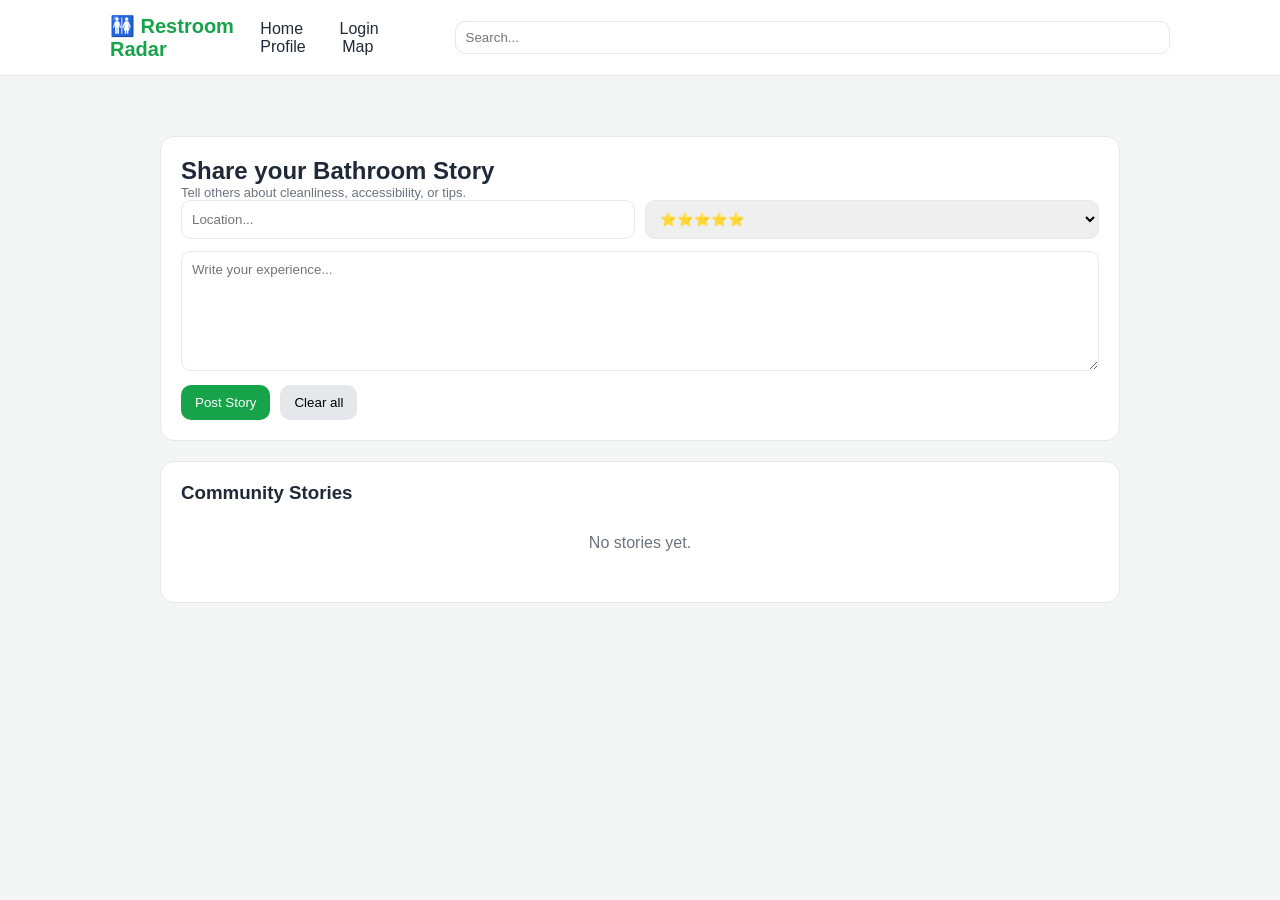
<file: bathroomstories.html>
<!doctype html>
<html lang="en">
<head>
<meta charset="utf-8" />
<meta name="viewport" content="width=device-width,initial-scale=1" />
<title>Bathroom Stories — Restroom Radar</title>

<style>
:root{
  --green:#16a34a;
  --green-dark:#15803d;
  --bg:#f4f6f5;
  --card:#ffffff;
  --text:#1f2937;
  --muted:#6b7280;
  --border:#e5e7eb;
}

*{
  margin:0;
  padding:0;
  box-sizing:border-box;
  font-family:Arial, Helvetica, sans-serif;
}

body{
  background:var(--bg);
  color:var(--text);
}

.topbar{
  background:white;
  border-bottom:1px solid var(--border);
  position:sticky;
  top:0;
  z-index:1000;
}

.navbar{
  max-width:1100px;
  margin:auto;
  display:flex;
  justify-content:space-between;
  align-items:center;
  padding:14px 20px;
  gap:10px;
}

.brand{
  color:var(--green);
  font-weight:bold;
  font-size:20px;
}

nav a{
  margin:0 6px;
  text-decoration:none;
  color:var(--text);
  padding:8px 10px;
  border-radius:8px;
}

nav a:hover{
  background:var(--green);
  color:white;
}

.search-input{
  padding:8px 10px;
  border-radius:10px;
  border:1px solid var(--border);
  outline:none;
}

/* PAGE */
.stories-root{
  max-width:1000px;
  margin:40px auto;
  padding:20px;
}

/* CARDS */
.story-form,
.stories-list{
  background:var(--card);
  border:1px solid var(--border);
  padding:20px;
  border-radius:14px;
  margin-bottom:20px;
}

/* INPUTS */
.input-row{
  display:flex;
  gap:10px;
  margin-bottom:12px;
}

input,select,textarea{
  width:100%;
  padding:10px;
  border-radius:10px;
  border:1px solid var(--border);
  outline:none;
}

textarea{
  min-height:120px;
  resize:vertical;
}


.btn-primary{
  background:var(--green);
  color:white;
  border:none;
  padding:10px 14px;
  border-radius:10px;
  cursor:pointer;
}

.btn-primary:hover{
  background:var(--green-dark);
}

.btn-secondary{
  background:#e5e7eb;
  border:none;
  padding:10px 14px;
  border-radius:10px;
  cursor:pointer;
}

.btn-secondary:hover{
  background:#d1d5db;
}

.btn-row{
  display:flex;
  gap:10px;
  align-items:center;
  margin-top:10px;
  flex-wrap:wrap;
}

.story-row{
  border-bottom:1px solid var(--border);
  padding:14px 0;
}

.story-meta{
  display:flex;
  justify-content:space-between;
  gap:10px;
}

.story-row p{
  margin-top:8px;
  line-height:1.5;
}

.muted{ color:var(--muted); font-size:13px; }
.small{ font-size:13px; }

.stories-empty{
  text-align:center;
  padding:30px;
  color:var(--muted);
}

</style>
</head>

<body>

<header class="topbar">
  <div class="navbar">
    <h1 class="brand">🚻 Restroom Radar</h1>

    <nav>
      <a href="index.html">Home</a>
      <a href="login.html">Login</a>
      <a href="profile.html">Profile</a>
      <a href="map.html">Map</a>
    </nav>

    <input class="search-input" placeholder="Search..." />
  </div>
</header>

<main class="stories-root">

<section class="story-form">
  <h2>Share your Bathroom Story</h2>
  <p class="muted">Tell others about cleanliness, accessibility, or tips.</p>

  <div class="input-row">
    <input id="story-location" placeholder="Location..." />
    <select id="story-rating">
      <option value="5">⭐⭐⭐⭐⭐</option>
      <option value="4">⭐⭐⭐⭐</option>
      <option value="3">⭐⭐⭐</option>
      <option value="2">⭐⭐</option>
      <option value="1">⭐</option>
    </select>
  </div>

  <textarea id="story-text" placeholder="Write your experience..."></textarea>

  <div class="btn-row">
    <button id="post-story" class="btn-primary">Post Story</button>
    <button id="clear-stories" class="btn-secondary">Clear all</button>
    <div id="stories-msg" class="small muted"></div>
  </div>
</section>

<section class="stories-list">
  <h3>Community Stories</h3>
  <div id="stories-container">
    <div class="muted">Loading stories...</div>
  </div>
</section>

</main>

<script>
(function(){

const STORAGE_KEY = "bathroomStories:v2";

const postBtn = document.getElementById("post-story");
const clearBtn = document.getElementById("clear-stories");
const container = document.getElementById("stories-container");
const locEl = document.getElementById("story-location");
const txtEl = document.getElementById("story-text");
const ratingEl = document.getElementById("story-rating");
const msg = document.getElementById("stories-msg");
const search = document.querySelector(".search-input");

/* USER */
const user = JSON.parse(sessionStorage.getItem("user")) || { username:"Guest" };

/* LOAD */
function load(){
  return JSON.parse(localStorage.getItem(STORAGE_KEY) || "[]");
}

/* SAVE */
function save(data){
  localStorage.setItem(STORAGE_KEY, JSON.stringify(data));
}

/* SANITIZE */
function clean(s){
  return String(s).replace(/</g,"&lt;").replace(/>/g,"&gt;");
}

/* TIME */
function timeAgo(t){
  const s = Math.floor((Date.now()-t)/1000);
  const m = s/60, h=m/60, d=h/24;
  if(d>1) return Math.floor(d)+"d ago";
  if(h>1) return Math.floor(h)+"h ago";
  if(m>1) return Math.floor(m)+"m ago";
  return "just now";
}

/* RENDER */
function render(filter=""){
  const data = load();

  const filtered = data.filter(x =>
    x.text.toLowerCase().includes(filter.toLowerCase()) ||
    x.location.toLowerCase().includes(filter.toLowerCase())
  );

  container.innerHTML = "";

  if(!filtered.length){
    container.innerHTML = `<div class="stories-empty">No stories yet.</div>`;
    return;
  }

  filtered.slice().reverse().forEach(story=>{
    const el = document.createElement("div");
    el.className = "story-row";

    el.innerHTML = `
      <div class="story-meta">
        <div>
          <strong>${clean(story.location)}</strong>
          <div class="muted">
            by ${clean(story.user)} • ${timeAgo(story.when)}
          </div>
        </div>
        <div class="small">${"⭐".repeat(story.rating)}</div>
      </div>

      <p>${clean(story.text)}</p>

      <div style="margin-top:10px;display:flex;gap:10px;">
        <button class="btn-secondary like">❤️ ${story.likes||0}</button>
        <button class="btn-secondary del">Delete</button>
      </div>
    `;

    /* LIKE */
    el.querySelector(".like").onclick = () => {
      const all = load();
      const item = all.find(x=>x.id===story.id);
      if(item){
        item.likes = (item.likes||0)+1;
        save(all);
        render(search.value);
      }
    };

    /* DELETE */
    el.querySelector(".del").onclick = () => {
      const all = load().filter(x=>x.id!==story.id);
      save(all);
      render(search.value);
    };

    container.appendChild(el);
  });
}

/* POST */
postBtn.onclick = () => {

  const text = txtEl.value.trim();

  if(!text) return msg.textContent="Write something first";

  const all = load();

  all.push({
    id:Date.now(),
    user:user.username,
    location:locEl.value || "Unknown",
    text,
    rating:parseInt(ratingEl.value),
    likes:0,
    when:Date.now()
  });

  save(all);

  txtEl.value="";
  locEl.value="";
  ratingEl.value="5";

  msg.textContent="Posted!";
  setTimeout(()=>msg.textContent="",1500);

  render(search.value);
};

/* CLEAR ALL */
clearBtn.onclick = () => {
  if(!confirm("Clear all stories?")) return;

  localStorage.removeItem(STORAGE_KEY);

  msg.textContent="All cleared!";
  setTimeout(()=>msg.textContent="",1500);

  render();
};

/* SEARCH */
search.oninput = () => render(search.value);

render();

})();
</script>

</body>
</html>
</file>
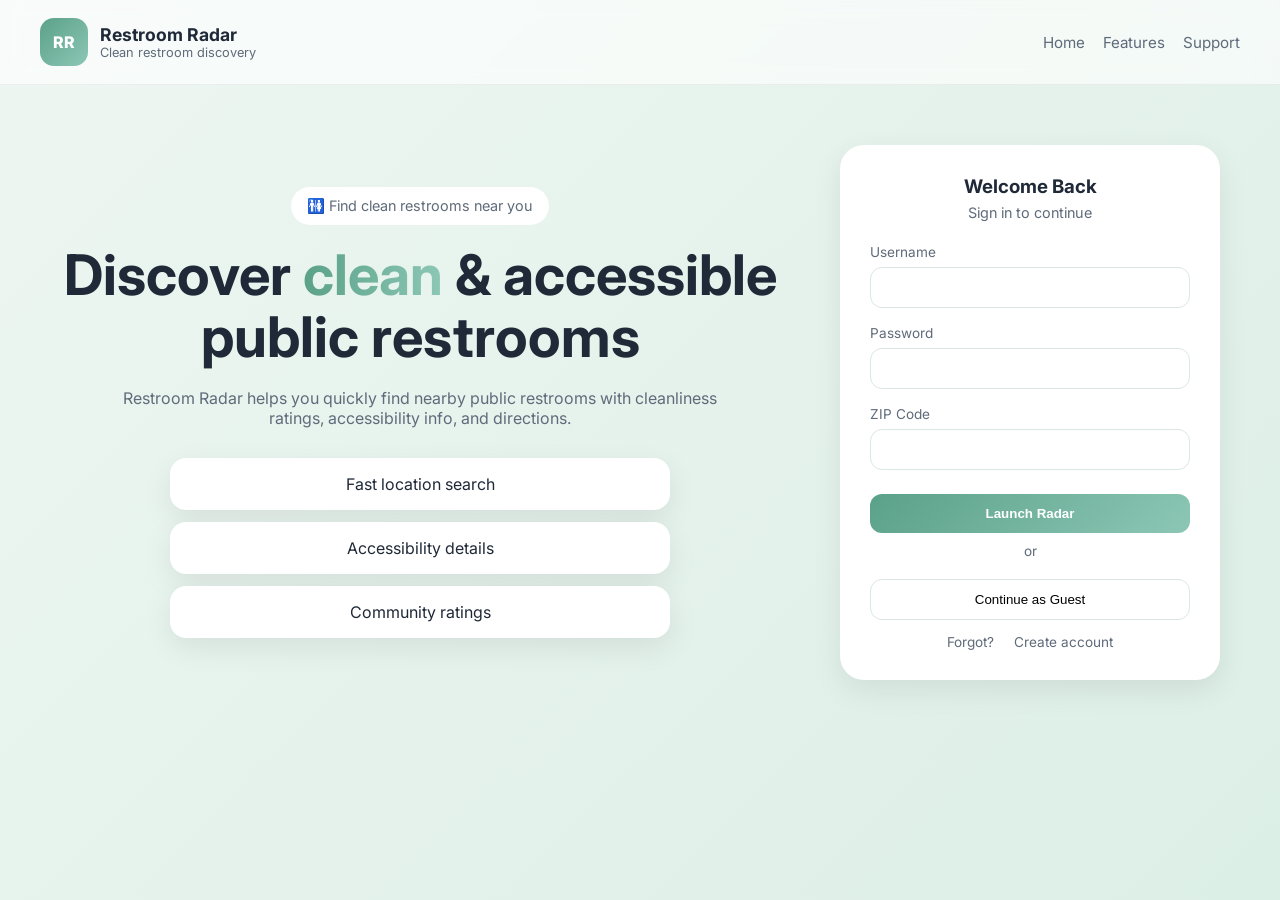
<file: details.html>
<!DOCTYPE html>
<html lang="en">
<head>
  <meta charset="utf-8">
  <title>Details - Restroom Radar</title>
  <link rel="stylesheet" href="style.css">
</head>
<body>
  <header class="container navbar">
    <h1>Details</h1>
    <a href="index.html"> <--Back</a>
  </header>

  <main class="container" style="padding-top:20px;">
    <div id="details-card" class="card" style="max-width:800px;">
      <img id="details-img" src="" alt="" style="width:100%;height:280px;object-fit:cover;border-radius:12px;margin-bottom:12px;display:none;">
      <h2 id="details-title">Loading...</h2>
      <p id="details-info"></p>
      <p id="details-description" style="margin-top:12px;color:#444;"></p>
    </div>
  </main>

  <script src="app.js"></script>
</body>
</html>
</file>
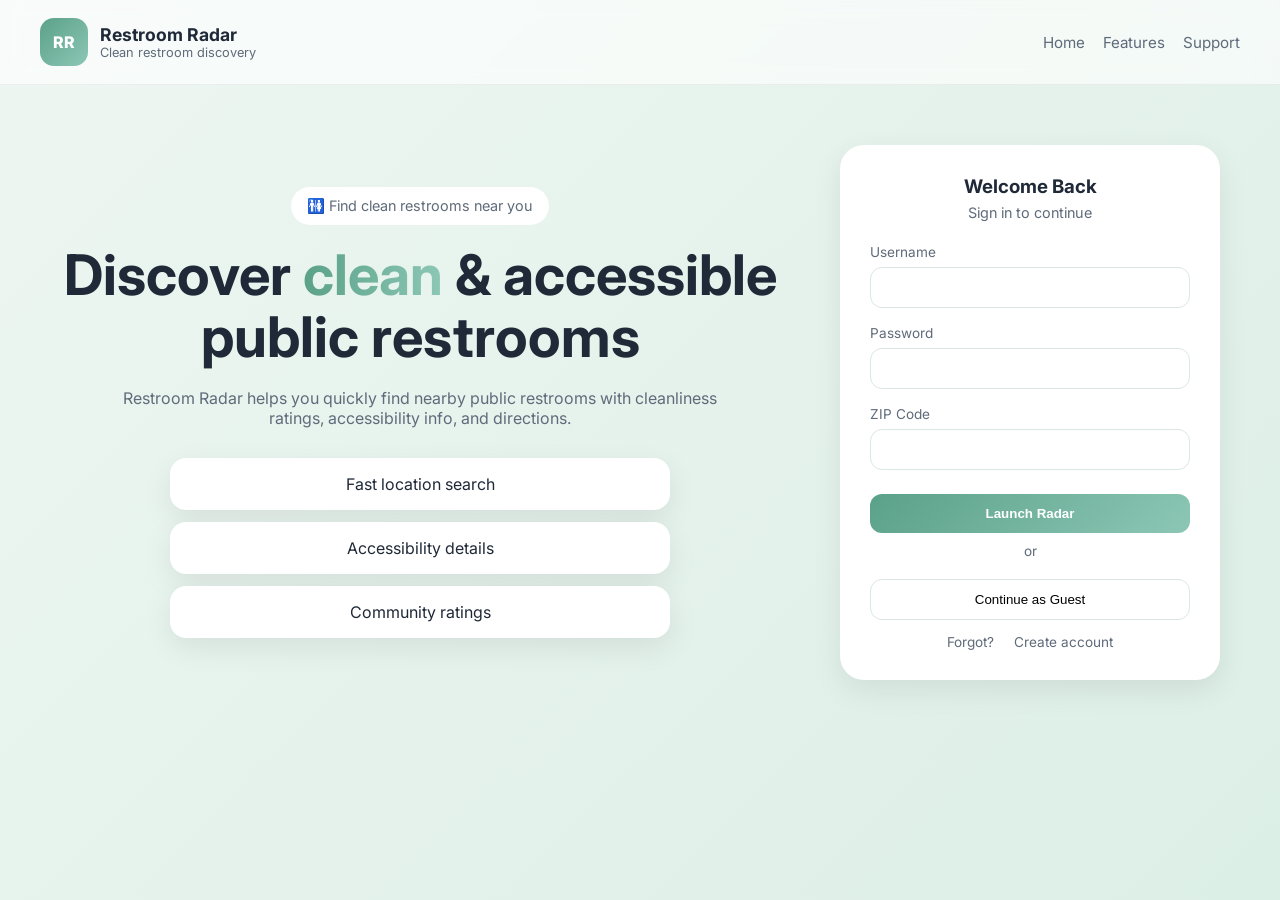
<file: login.html>
<!doctype html>
<html lang="en">
<head>
<meta charset="utf-8" />
<meta name="viewport" content="width=device-width,initial-scale=1" />

<title>Restroom Radar — Login</title>

<link href="https://fonts.googleapis.com/css2?family=Inter:wght@300;400;500;600;700;800&display=swap" rel="stylesheet">

<style>

/* =======================
   BASE + THEME
======================= */

:root{
  --bg1:#eef6f2;
  --bg2:#dcefe6;

  --text:#1f2937;
  --muted:#5f6b7a;

  --accent:#5ba189;
  --accent2:#8cc7b5;

  --shadow:0 10px 30px rgba(0,0,0,0.08);
}

*{
  margin:0;
  padding:0;
  box-sizing:border-box;
}

body{
  font-family:'Inter',sans-serif;

  min-height:100vh;

  background:linear-gradient(135deg,var(--bg1),var(--bg2));

  color:var(--text);

  display:flex;
  flex-direction:column;
  align-items:center;
}

/* =======================
   HEADER
======================= */

header{
  width:100%;

  padding:18px 40px;

  display:flex;
  justify-content:space-between;
  align-items:center;

  background:rgba(255,255,255,0.6);
  backdrop-filter:blur(10px);

  border-bottom:1px solid rgba(0,0,0,0.05);
}

.brand{
  display:flex;
  align-items:center;
  gap:12px;
}

.logo{
  width:48px;
  height:48px;

  border-radius:14px;

  background:linear-gradient(135deg,var(--accent),var(--accent2));

  display:flex;
  align-items:center;
  justify-content:center;

  color:white;
  font-weight:800;
}

.brand h1{
  font-size:1.1rem;
}

.brand p{
  font-size:.8rem;
  color:var(--muted);
}

nav{
  display:flex;
  gap:18px;
}

nav a{
  text-decoration:none;
  color:var(--muted);
  font-size:.95rem;
}

nav a:hover{
  color:var(--text);
}

/* =======================
   MAIN LAYOUT
======================= */

.wrapper{
  width:100%;
  max-width:1200px;

  display:grid;
  grid-template-columns:1fr 380px;

  gap:60px;

  padding:60px 20px;

  align-items:center;
}

/* =======================
   HERO (CENTERED)
======================= */

.hero{
  display:flex;
  flex-direction:column;
  align-items:center;
  text-align:center;
}

.badge{
  background:white;
  padding:10px 16px;

  border-radius:999px;

  font-size:.9rem;

  color:var(--muted);

  margin-bottom:20px;
}

.hero h2{
  font-size:3.5rem;
  line-height:1.1;

  margin-bottom:20px;

  text-align:center;
}

.hero p{
  color:var(--muted);

  max-width:600px;

  margin-bottom:30px;

  text-align:center;
}

.gradient{
  background:linear-gradient(to right,var(--accent),var(--accent2));

  -webkit-background-clip:text;
  -webkit-text-fill-color:transparent;
}

/* =======================
   FEATURES
======================= */

.features{
  display:grid;
  grid-template-columns:1fr;
  gap:12px;

  width:100%;
  max-width:500px;
}

.feature{
  background:white;

  padding:16px;

  border-radius:16px;

  box-shadow:var(--shadow);

  text-align:center;
}

/* =======================
   LOGIN CARD
======================= */

.login-container{
  display:flex;
  justify-content:center;
}

.login-card{
  width:100%;
  background:white;

  padding:30px;

  border-radius:24px;

  box-shadow:var(--shadow);

  text-align:center;
}

.login-card h3{
  margin-bottom:6px;
}

.login-sub{
  color:var(--muted);
  margin-bottom:20px;
  font-size:.9rem;
}

.form-group{
  margin-bottom:14px;
  text-align:left;
}

label{
  font-size:.85rem;
  color:var(--muted);
}

input{
  width:100%;
  padding:12px;

  margin-top:6px;

  border:1px solid #dbe7e2;

  border-radius:12px;
}

input:focus{
  outline:none;
  border-color:var(--accent);
}

.primary-btn{
  width:100%;
  padding:12px;

  border:none;

  border-radius:12px;

  background:linear-gradient(135deg,var(--accent),var(--accent2));

  color:white;

  font-weight:700;

  cursor:pointer;

  margin-top:10px;
}

.guest-btn{
  width:100%;
  padding:12px;

  margin-top:10px;

  border:1px solid #dbe7e2;

  background:white;

  border-radius:12px;

  cursor:pointer;
}

.divider{
  margin:10px 0;

  color:var(--muted);

  font-size:.85rem;
}

.bottom-links{
  margin-top:14px;

  display:flex;
  justify-content:center;

  gap:20px;
}

.bottom-links a{
  font-size:.85rem;
  color:var(--muted);
  text-decoration:none;
}

.bottom-links a:hover{
  color:var(--text);
}

/* =======================
   RESPONSIVE
======================= */

@media(max-width:900px){
  .wrapper{
    grid-template-columns:1fr;
    text-align:center;
  }

  .hero h2{
    font-size:2.6rem;
  }
}

</style>
</head>

<body>

<header>
  <div class="brand">
    <div class="logo">RR</div>
    <div>
      <h1>Restroom Radar</h1>
      <p>Clean restroom discovery</p>
    </div>
  </div>

  <nav>
    <a href="#">Home</a>
    <a href="#">Features</a>
    <a href="#">Support</a>

  </nav>
</header>

<main class="wrapper">

  <!-- HERO -->
  <section class="hero">

    <div class="badge">🚻 Find clean restrooms near you</div>

    <h2>
      Discover <span class="gradient">clean</span> & accessible public restrooms
    </h2>

    <p>
      Restroom Radar helps you quickly find nearby public restrooms with cleanliness ratings, accessibility info, and directions.
    </p>

    <div class="features">
      <div class="feature">Fast location search</div>
      <div class="feature">Accessibility details</div>
      <div class="feature">Community ratings</div>
    </div>

  </section>

  <!-- LOGIN -->
  <section class="login-container">

    <form class="login-card" id="login-form">

      <h3>Welcome Back</h3>
      <div class="login-sub">Sign in to continue</div>

      <div class="form-group">
        <label>Username</label>
        <input type="text" id="username">
      </div>

      <div class="form-group">
        <label>Password</label>
        <input type="password" id="password">
      </div>

      <div class="form-group">
        <label>ZIP Code</label>
        <input type="text" id="zipcode" maxlength="5">
      </div>

      <button class="primary-btn">Launch Radar</button>

      <div class="divider">or</div>

      <button class="guest-btn" id="guest-btn">Continue as Guest</button>

      <div class="bottom-links">
        <a href="#">Forgot?</a>
        <a href="#">Create account</a>
      </div>

    </form>

  </section>

</main>

<script>
document.getElementById("login-form").addEventListener("submit", function(e){
  e.preventDefault();

  const username = document.getElementById("username").value;
  const password = document.getElementById("password").value;
  const zipcode = document.getElementById("zipcode").value;

  if(!username || !password) return alert("Fill all fields");

  if(!/^[0-9]{5}$/.test(zipcode)) return alert("Invalid ZIP");

  sessionStorage.setItem("user", JSON.stringify({username, zipcode}));

  window.location.href = "index.html";
});

document.getElementById("guest-btn").addEventListener("click", function(e){
  e.preventDefault();

  sessionStorage.setItem("user", JSON.stringify({
    username:"guest",
    zipcode:"10001"
  }));

  window.location.href = "index.html";
});
</script>

</body>
</html>
</file>
<file: style.css>
body {
  margin: 0;
  font-family: 'Inter', sans-serif;
  --bg-start: #E6FFFA;
  --bg-end: #F7FFF3;
  --primary-1: #059669;
  --primary-2: #0EA5A2;
  --accent: #0F766E;
  --muted: #334155;
  --card-bg: #FFFFFF;
  background: linear-gradient(135deg,var(--bg-start),var(--bg-end));
}

.side-images {
  display: flex;
  flex-direction: row;
  gap: 12px;
  width: 200px;
}

.side-images img {
  width: 100%;
  border-radius: 10px;
  box-shadow: 0 4px 10px rgba(0,0,0,0.15);
}

.container {
  width: 100%;
  max-width: 1400px;
  margin: 0 auto;
  padding: 0 20px;
}
.topbar {
  position: fixed;
  left: 0;
  right: 0;
  top: 0;
  height: 72px;
  background: rgba(255,255,255,0.9);
  backdrop-filter: blur(6px);
  box-shadow: 0 2px 12px rgba(10,10,20,0.06);
  z-index: 1000;
  display: flex;
  align-items: center;
}
.navbar { display:flex; justify-content:space-between; align-items:center; gap:12px; }
.navbar nav { display:inline-flex; gap:12px; }
.navbar nav a { color: var(--accent); text-decoration: none; font-weight:600; }
.layout {
  display: grid;
  grid-template-columns: 300px 1fr;
  gap: 20px;
  min-height: calc(100vh - 120px);
}
.brand { font-size: 20px; margin: 0; font-weight: 800; letter-spacing: -0.6px; }
.search-wrap { display:flex; align-items:center; }
.search-input { padding: 12px 16px; border-radius: 999px; border: 1px solid rgba(10,20,40,0.06); min-width: 220px; box-shadow: 0 4px 14px rgba(9,30,66,0.04); }
.search-input:focus { outline: none; box-shadow: 0 8px 26px rgba(9,30,66,0.08); }
.filters {
  background: rgba(255,255,255,0.75);
  padding: 20px;
  border-radius: 20px;
  backdrop-filter: blur(8px);
  display: flex;
  flex-direction: row;
  gap: 10px;
}
.map-area {
  position: relative;
  border-radius: 20px;
  display: flex;
  flex-direction: column;
}

#map {
  width: 100%;
  height: 100%;
  min-height: 520px;
  border-radius: 12px;
  border: none;
}
.hero { padding: 110px 0 40px; }
.hero-inner { display:flex; gap: 28px; align-items: center; }
.hero-copy { flex: 1; }
.hero-copy h2 { font-size: 34px; margin: 0 0 12px; }
.hero-copy .lead { color: #334155; margin-bottom: 18px; font-size: 16px; }
.hero-visual { width: 420px; }
.map-preview { background: linear-gradient(135deg,var(--bg-start),#F0FFF4); height: 220px; border-radius: 12px; display:flex; align-items:center; justify-content:center; color: var(--muted); font-weight:700; box-shadow: 0 12px 30px rgba(2,6,23,0.06); }
.btn-secondary { margin-left: 12px; background: transparent; color: var(--accent); border-radius: 999px; padding: 12px 18px; border: 1px solid rgba(15,118,110,0.10); font-weight:700; }
.btn-primary.large { padding: 14px 22px; font-size: 16px; }
.hidden { display: none !important; }

.section { padding: 64px 0; position: relative; }
.features { background: linear-gradient(135deg,#F1FFF7,var(--bg-end)); overflow: visible; }
.features-grid { display: grid; grid-template-columns: repeat(3,1fr); gap: 18px; }
.feature-card { background: white; padding: 20px; border-radius: 12px; box-shadow: 0 10px 30px rgba(2,6,23,0.06); }
.overlap-card { position: absolute; right: 8%; top: 36%; width: 320px; transform: translateY(-30%); }
.overlap-inner { background: linear-gradient(180deg, var(--card-bg), var(--bg-end)); padding: 18px; border-radius: 14px; box-shadow: 0 20px 60px rgba(2,6,23,0.08); }

.showcase { padding: 80px 0; background: linear-gradient(180deg,var(--card-bg),#F3FFF6); }
.showcase-inner { display:flex; gap:28px; align-items:center; }
.showcase-copy { flex: 1; }
.visual-plate { width: 420px; height: 280px; border-radius: 14px; background: linear-gradient(135deg,#C7F9EC,#D1FAE5); box-shadow: 0 20px 60px rgba(2,6,23,0.06); }

.popular-section { background: linear-gradient(180deg,#F8FFFB,var(--card-bg)); padding-bottom: 90px; }

.map-section { background: linear-gradient(180deg,#ffffff,#f8fafc); }
.map-card { display:flex; gap:18px; align-items:center; text-decoration:none; color:inherit; background: linear-gradient(180deg,var(--card-bg),#F8FBFF); padding:18px; border-radius:14px; box-shadow: 0 18px 40px rgba(2,6,23,0.05); }
.map-card-inner { flex:1; }
.map-thumb { width:180px; height:100px; border-radius:10px; background: linear-gradient(135deg,#C7F9EC,#D1FAE5); box-shadow: 0 8px 30px rgba(2,6,23,0.06); }

@media (max-width:900px) {
  .map-card { flex-direction: column; align-items: flex-start; }
  .map-thumb { width:100%; height:160px; }
}

@media (max-width: 1000px) {
  .features-grid { grid-template-columns: 1fr; }
  .overlap-card { position: static; transform: none; width: 100%; margin-top: 18px; }
  .showcase-inner { flex-direction: column; }
}

/* Login page helpers */
.small-link { color: var(--accent); text-decoration: none; font-weight: 600; }
.login-root { display: grid; grid-template-columns: 1fr 420px; gap: 28px; align-items: start; padding: 120px 20px 60px; }
.login-root .hero { padding: 0; }
.login-box { background: var(--card-bg); padding: 20px; border-radius: 12px; box-shadow: 0 18px 50px rgba(2,6,23,0.06); max-width: 520px; margin: 0 auto; }
.login-box label { display: block; margin-top: 12px; font-weight: 600; }
.login-box input { width: 100%; padding: 12px; margin-top: 6px; border-radius: 10px; border: 1px solid rgba(10,20,20,0.08); }
.login-actions { display:flex; gap:12px; align-items:center; margin-top: 12px; }

@media (max-width: 900px) {
  .login-root { grid-template-columns: 1fr; padding-top: 100px; }
  .login-box { max-width: 100%; }
}
/* login form error styling */
.input-error {
  color: #b00020;
  font-size: 0.85rem;
  margin-top: 6px;
}
.invalid {
  outline: 1px solid #b00020;
}
/* ensure login action buttons have space when stacked */
.login-actions .btn {
  margin-bottom: 8px;
}
.cards-wrapper {
  position: absolute;
  bottom: 18px;
  left: 18px;
  right: 18px;
  pointer-events: none;
  z-index: 50;
}
.cards {
  display: flex;
  gap: 15px;
  overflow-x: auto;
  padding-bottom: 10px;
  pointer-events: auto;
}

.card {
  min-width: 260px;
  background: linear-gradient(180deg, rgba(196, 33, 33, 0.96), rgba(197, 25, 25, 0.96));
  padding: 18px;
  border-radius: 14px;}

button {
  border: none;
  padding: 12px 18px;
  border-radius: 999px;
  font-size: 14px;
  font-weight: 700;
}
.btn-primary {
  background: linear-gradient(135deg,var(--primary-1),var(--primary-2));
  color: #ffffff;
  box-shadow: 0 8px 20px rgba(6,182,152,0.14);
}

.marker {
  display: block; }
@media (max-width: 800px) {
  .layout { grid-template-columns: 1fr; }
  .filters { order: 2; }
  .map-area { order: 1; }
  #map { min-height: 360px; }
  .hero-inner { flex-direction: column-reverse; }
  .hero-visual { width: 100%; }
  .search-input { min-width: 140px; }
}
.site-footer { margin-top: 36px; padding: 28px 0; text-align:center; color:#475569; }
.profile-card {
  display: flex;
  gap: 28px;
  align-items: center;
  background: rgba(255,255,255,0.96);
  padding: 28px;
  border-radius: 16px;
  box-shadow: 0 18px 40px rgba(15,23,42,0.06);
  max-width: 900px;
  margin: 0 auto;
}
.profile-avatar img { width: 120px; height: 120px; border-radius: 999px; object-fit: cover; display: block; box-shadow: 0 10px 30px rgba(2,6,23,0.06); }
.profile-info h2 { margin: 0 0 6px; font-size: 22px; }
.profile-info .muted { color: #64748b; margin-top: 6px; }
.profile-fields { display: grid; grid-template-columns: 1fr 1fr; gap: 12px; margin-top: 12px; }

@media (max-width: 700px) {
  .profile-card { flex-direction: column; text-align: center; }
  .profile-fields { grid-template-columns: 1fr; }
}

.bio { margin-top: 12px; color: #334155; }
.panel { background: rgba(255,255,255,0.96); padding: 18px; border-radius: 12px; box-shadow: 0 10px 30px rgba(2,6,23,0.04); }
.panel h3 { margin-top: 0; }
.activity-list { list-style: none; padding: 0; margin: 0; display: grid; gap: 10px; }
.activity-list li { padding: 10px; border-radius: 8px; background: rgba(246,247,249,0.7); }
.panel label { display: block; margin-top: 8px; font-weight: 600; }

@media (max-width: 900px) {
  .profile-card { padding: 20px; }
  .profile-avatar img { width: 96px; height: 96px; }
}

:root{
  --bg-start: #eef7ff;
  --bg-end: #f7fffb;
  --accent: #0b5fff;
  --accent-2: #00c6ff;
  --muted: #475569;
  --primary-1: #059669;
  --primary-2: #0EA5A2;
  --card-bg: rgba(255,255,255,0.98);
  --shadow: 0 10px 30px rgba(2,6,23,0.06);
  --radius: 14px;
  --gap: 20px;
  --container-width: 1400px;
}

/* Reset & base */
* { box-sizing: border-box; }
html,body { height: 100%; margin: 0; font-family: Inter, system-ui, -apple-system, "Segoe UI", Roboto, "Helvetica Neue", Arial; color: #0b1220; background: linear-gradient(135deg,var(--bg-start),var(--bg-end)); -webkit-font-smoothing:antialiased; -moz-osx-font-smoothing:grayscale; }
.container { max-width: var(--container-width); margin: 0 auto; padding: 0 20px; width: 100%; }

/* Topbar */
.topbar {
  position: fixed;
  left: 0;
  right: 0;
  top: 0;
  height: 72px;
  background: rgba(255,255,255,0.86);
  backdrop-filter: blur(6px);
  box-shadow: 0 2px 12px rgba(10,10,20,0.06);
  z-index: 1000;
  display: flex;
  align-items: center;
}
.navbar { display:flex; align-items:center; justify-content:space-between; width:100%; gap:12px; }
.brand { font-size:20px; font-weight:800; letter-spacing:-0.4px; }
.navbar nav { display:inline-flex; gap:12px; align-items:center; }
.navbar nav a { color: var(--accent); text-decoration:none; font-weight:600; padding:8px 10px; border-radius:999px; }

/* Layout */
.layout { display: grid; grid-template-columns: 300px 1fr; gap: var(--gap); min-height: calc(100vh - 120px); margin-top: 92px; }

/* Map area */
.map-area { position: relative; border-radius: var(--radius); display:flex; flex-direction:column; gap:16px; }
#map { width:100%; height: 520px; min-height: 360px; border-radius: 12px; box-shadow: 0 12px 30px rgba(2,6,23,0.06); }

/* Hero */
.hero { padding: 110px 0 40px; }
.hero-inner { display:flex; gap: 28px; align-items:center; }
.hero-copy { flex:1; }
.hero-copy h2 { font-size:34px; margin:0 0 12px; color: #061226; }
.lead { color: var(--muted); margin-bottom: 18px; font-size:16px; }
.hero-visual { width: 420px; }

/* Popular spots */
.popular-section { background: linear-gradient(180deg, rgba(255,255,255,0.6), var(--bg-end)); padding: 32px 0; border-radius: 12px; }
.popular-section .section-title { color: var(--accent); font-weight:800; margin:0 0 12px; font-size:20px; }

.cards-wrapper { position: relative; margin-top: 12px; z-index: 10; }
.cards { display:flex; gap:18px; flex-wrap:wrap; align-items:stretch; }

/* Card */
.card {
  flex: 1 1 260px;
  min-width: 220px;
  max-width: 320px;
  background: var(--card-bg);
  padding: 14px;
  border-radius: 12px;
  box-shadow: var(--shadow);
  color: #061226;
  display:flex;
  flex-direction:column;
  justify-content:space-between;
  transition: transform .14s ease, box-shadow .14s ease;
}
.card:hover { transform: translateY(-6px); box-shadow: 0 20px 40px rgba(2,6,23,0.08); }

.card-img { width:100%; height:140px; object-fit:cover; border-radius:10px; margin-bottom:10px; display:block; }
.card h3 { margin: 8px 0 6px; font-size:16px; color: var(--accent); }
.card p { margin:0 0 12px; color: var(--muted); font-weight:600; }

/* Buttons */
button { border:none; padding: 10px 14px; border-radius:999px; font-weight:700; cursor:pointer; }
.btn-primary {
  background: linear-gradient(135deg,var(--accent),var(--accent-2));
  color: #fff; box-shadow: 0 8px 20px rgba(11,91,255,0.12);
}
.btn-secondary {
  background: transparent; color: var(--accent); border: 1px solid rgba(11,91,255,0.08); padding:10px 12px; border-radius:999px;
}

/* Overlay variant (if needed) */
.cards-wrapper.absolute { position: absolute; bottom: 18px; left: 18px; right: 18px; pointer-events: none; z-index: 40; }
.cards-wrapper.absolute .cards { pointer-events: auto; }

/* Profile/panels */
.profile-card, .panel, .map-card { background: var(--card-bg); border-radius: 12px; box-shadow: var(--shadow); padding: 18px; }

/* Utility & responsive */
.hidden { display:none!important; }
a:focus, button:focus, input:focus { outline: 3px solid rgba(11,91,255,0.12); outline-offset: 3px; }

@media (max-width: 1000px) {
  .layout { grid-template-columns: 1fr; }
  .hero-inner { flex-direction: column; }
  .map-area { order: 1; }
  .filters { order: 2; }
}
@media (max-width: 720px) {
  .cards { gap: 12px; }
  .card { flex: 1 1 100%; max-width: 100%; }
  .search-input { min-width: 140px; }
}

/* Small helper styles */
.side-images { display:flex; gap:12px; width:200px; }
.side-images img, .map-thumb, .visual-plate { border-radius: 12px; box-shadow: var(--shadow); }
.map-preview { height: 220px; display:flex; align-items:center; justify-content:center; color: var(--muted); font-weight:700; }


.side-images {

  display: flex;
    gap: 12px;
    width: 100%;
  overflow-x: auto;
  -webkit-overflow-scrolling: touch;
  scroll-snap-type: x mandatory;
  padding: 12px 8px;
  align-items: center;
}
.side-images img {
  flex: 0 0 auto;
  width: 260px;
  height: 160px;
  object-fit: cover;
  border-radius: 10px;
  box-shadow: 0 4px 10px rgba(0,0,0,0.15);
  scroll-snap-align: center;
}

.side-images::-webkit-scrollbar { height: 10px; }
.side-images::-webkit-scrollbar-thumb { background: rgba(11,91,255,0.15); border-radius: 999px; }
</file>
